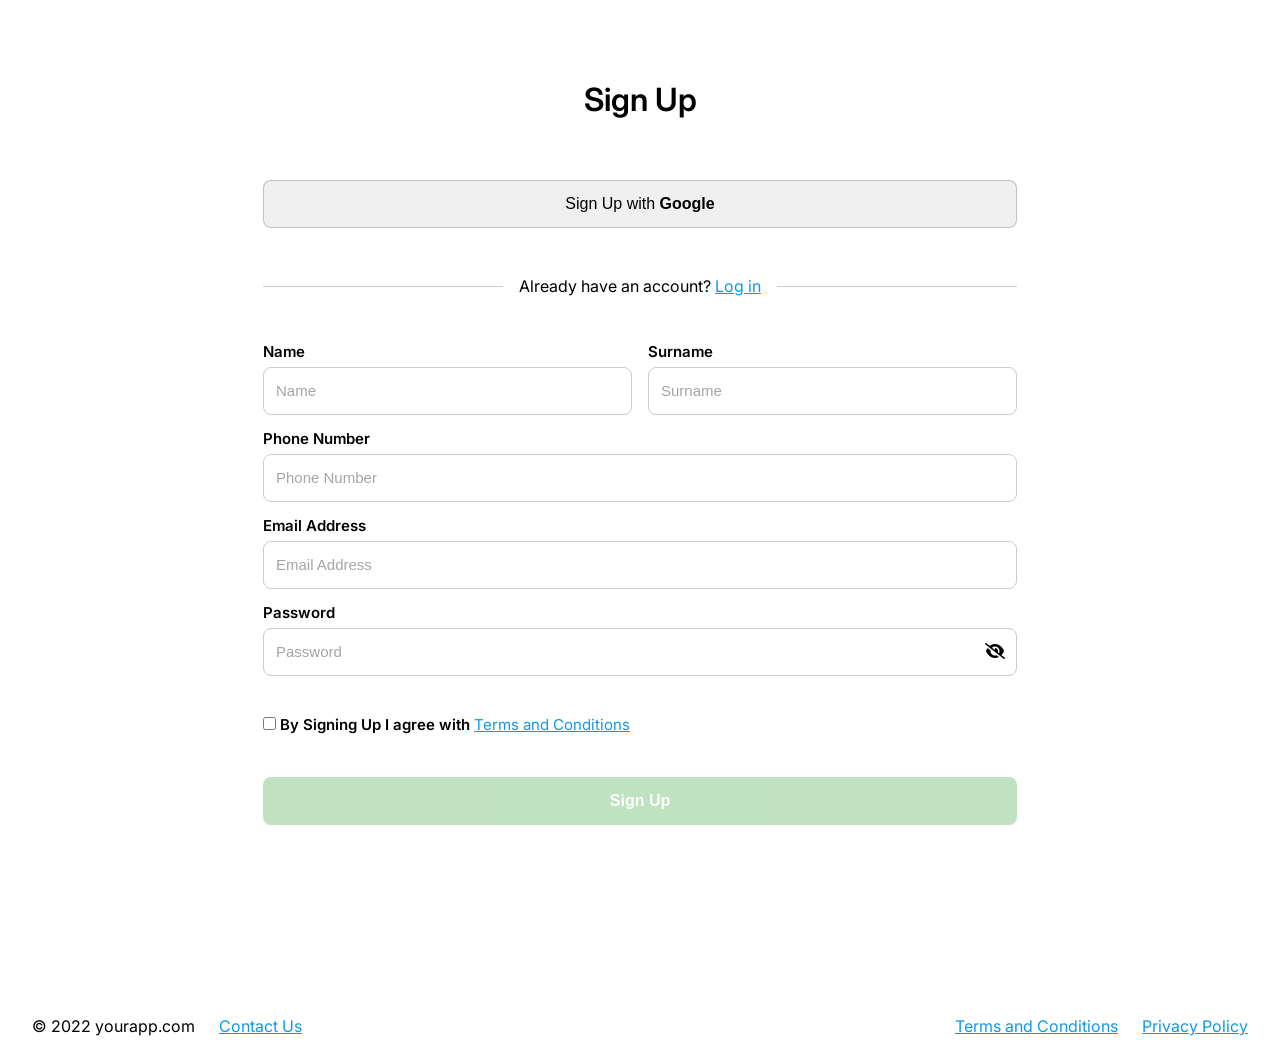
<file: index.html>
<!DOCTYPE html>
<html lang="en">
<head>
  <meta charset="UTF-8" />
  <meta name="viewport" content="width=device-width, initial-scale=1.0" />
  <title>Authorization</title>
  <link href="https://fonts.googleapis.com/css2?family=Inter:wght@400;600&display=swap" rel="stylesheet" />
  <link rel="stylesheet" href="style.css" />
  <link rel="stylesheet" href="https://cdnjs.cloudflare.com/ajax/libs/font-awesome/6.5.1/css/all.min.css" />
</head>
<body>
  <div class="sign-up-container">

    <!-- Sign Up -->
    <div class="sign-up" id="signUpSection">
      <h1>Sign Up</h1>
      <button class="google-btn">Sign Up with <span>Google</span></button>

      <div class="divider">
        <hr />
        <span>Already have an account? <a href="#" id="showLogin" class="Login">Log in</a></span>
        <hr />
      </div>

      <form class="sign-up-form" id="signupForm">
        <div class="form-row">
          <div class="form-group">
            <label for="Name">Name</label>
            <input type="text" id="Name" placeholder="Name" />
          </div>
          <div class="form-group">
            <label for="Surname">Surname</label>
            <input type="text" id="Surname" placeholder="Surname" />
          </div>
        </div>

        <div class="form-group">
          <label for="Phone">Phone Number</label>
          <input type="text" id="Phone" placeholder="Phone Number" />
        </div>

        <div class="form-group">
          <label for="email">Email Address</label>
          <input type="email" id="email" placeholder="Email Address" />
        </div>

        <div class="form-group password-group">
          <label for="password">Password</label>
          <input type="password" id="password" placeholder="Password" />
          <span class="eye-icon"><i class="fa-solid fa-eye-slash"></i></i></span>
        </div>

        <div class="terms">
          <input type="checkbox" id="terms" />
          <label for="terms">
            By Signing Up I agree with <a href="#">Terms and Conditions</a>
          </label>
        </div>

        <button type="submit" class="submit-btn" id="signupBtn" disabled>Sign Up</button>
      </form>
    </div>

    <!-- Login -->
    <div class="sign-up" id="loginSection" style="display:none;">
      <h1>Sign In</h1>
      <button class="google-btn">Sign In with <span>Google</span></button>

      <div class="divider">
        <hr />
        <span>Don’t have an account? <a href="#" id="showSignup" class="Login">Sign Up</a></span>
        <hr />
      </div>

      <form class="sign-up-form" id="loginForm">
        <div class="form-group">
          <label for="loginEmail">Email Address</label>
          <input type="email" id="loginEmail" placeholder="Email Address" />
        </div>

        <div class="form-group password-group">
          <label for="loginPassword">Password 
            <a href="#" style="float:right; font-weight:400; color: #1097EB">Forgot Password?</a>
          </label>
          <input type="password" id="loginPassword" placeholder="Password" />
          <span class="eye-icon"><i class="fa-solid fa-eye-slash"></i></span>
        </div>

        <button type="submit" class="submit-btn">Log In</button>
      </form>
    </div>
  </div>

  <footer>
    <div class="left">
      <p>© 2022 yourapp.com</p>
      <a href="#">Contact Us</a>
    </div>
    <div class="right">
      <a href="#">Terms and Conditions</a>
      <a href="#">Privacy Policy</a>
    </div>
  </footer>

  <script src="script.js"></script>
</body>
</html>
</file>
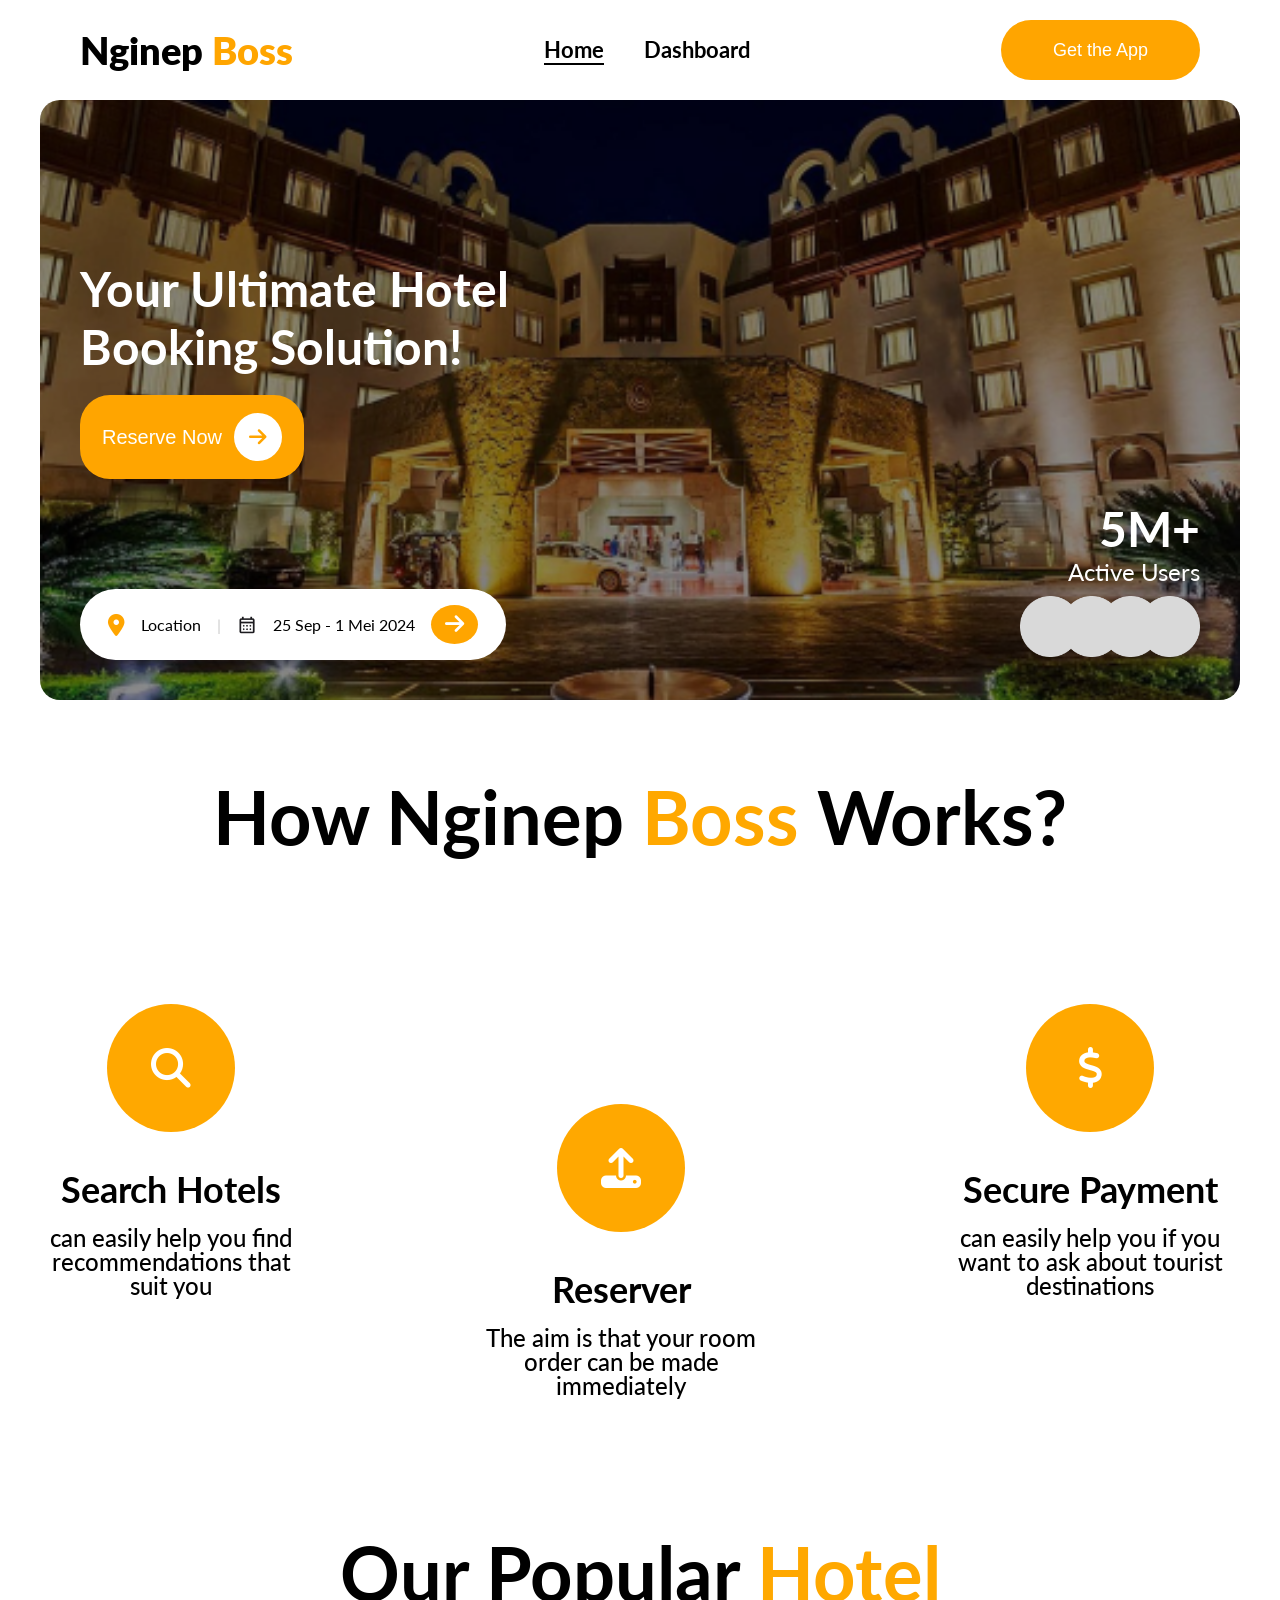
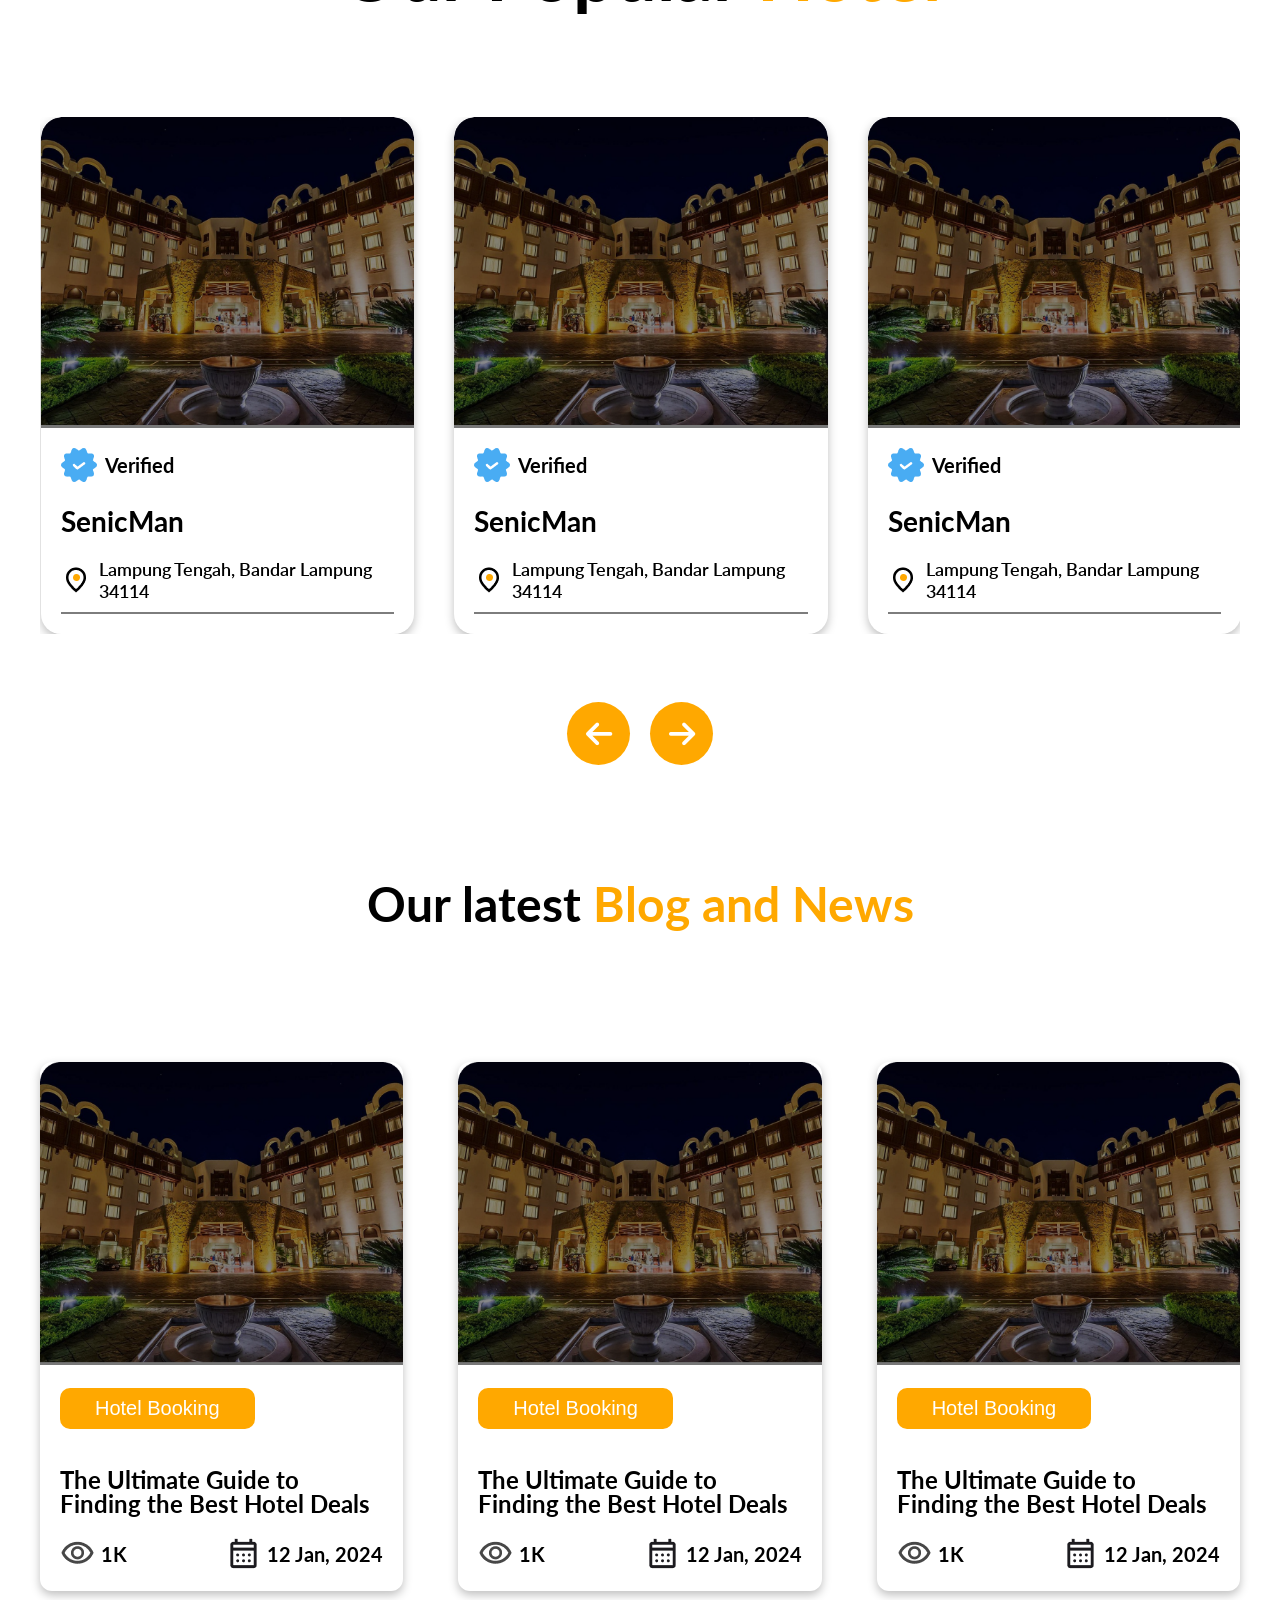
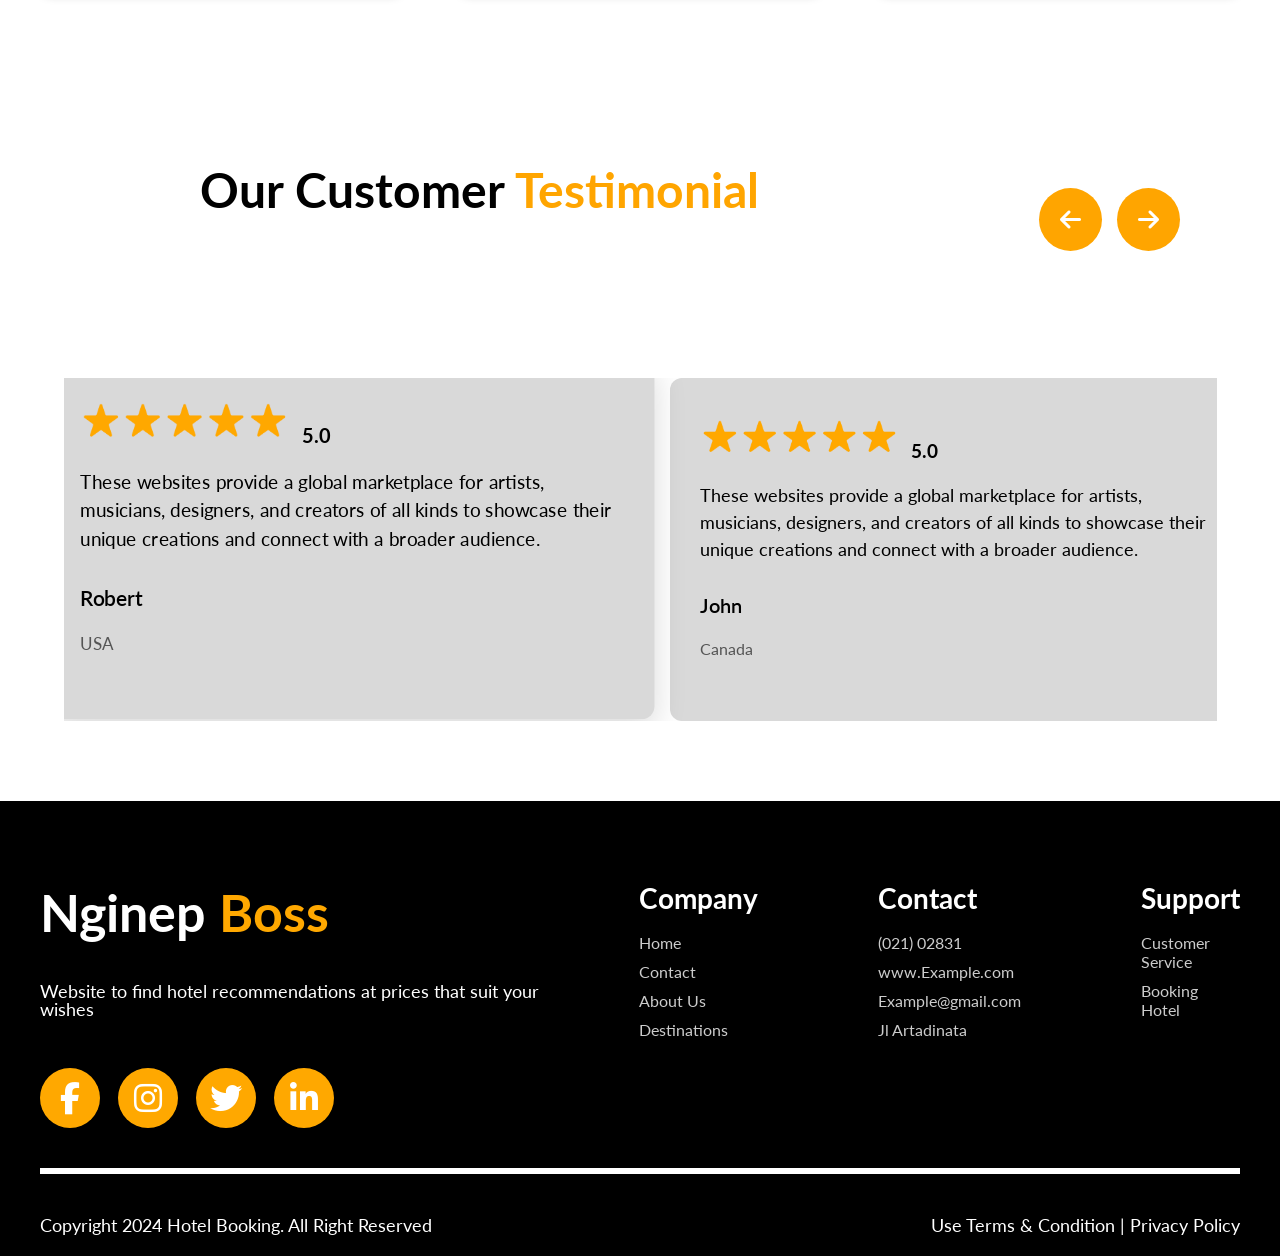
<file: home.html>
<!DOCTYPE html>
<html lang="en">
  <head>
    <meta charset="UTF-8" />
    <meta name="viewport" content="width=device-width, initial-scale=1.0" />
    <link
      href="https://fonts.googleapis.com/css2?family=Lato:wght@400;600&display=swap"
      rel="stylesheet"
    />
    <link
      rel="stylesheet"
      href="https://cdnjs.cloudflare.com/ajax/libs/font-awesome/6.5.1/css/all.min.css"
    />
    <title>Home Page</title>
    <link rel="stylesheet" href="home.css" />
  </head>

  <body>
    
<div class="page-container">

  <!-- Navbar -->
  <header class="navbar">
    <div class="nav-container">
      <h2 class="logo">Nginep <span>Boss</span></h2>
      <nav class="nav-links">
        <a href="home.html" class="active" id="homeLink">Home</a>
        <a href="#" id="dashboardLink">Dashboard</a>
      </nav>
      <button class="app-btn">Get the App</button>
    </div>
  </header>

  <!-- Home Section -->
  <section class="home">
    <div class="hero-bg">
      <!-- Left content -->
      <div class="hero-left">
        <h1>Your Ultimate Hotel Booking Solution!</h1>
        <button class="reserve-btn">
          Reserve Now
          <span class="arrow-circle">
            <i class="fa-solid fa-arrow-right"></i>
          </span>
        </button>
      </div>

      <!-- Right bottom content -->
      <div class="hero-right">
        <p class="active-users">5M+<span>Active Users</span></p>
        <img src="Group 5.png" alt="Users">
      </div>

      <!-- Booking bar -->
      

         <div class="booking-bar">
        <i class="fa-solid fa-location-dot"></i>
        <span>Location</span>
        <span class="divider">|</span>
        <img src="calendar_month.png" alt="Calendar" class="calendar-icon">
        <span>25 Sep - 1 Mei 2024</span>
        <button class="arrow-btn"><i class="fa-solid fa-arrow-right"></i></button>
        </div>
    

     

    </div>
  </section>

</div>


<!-- Work Section -->

    <section>

      <div class="container">
        <div class="content">
          <h2>How Nginep <span>Boss</span> Works?</h2>
          <div class="work-container">
            <div class="work">
              <div class="icon-circle">
                <i class="fa-solid fa-magnifying-glass"></i>
              </div>
              <h3>Search Hotels</h3>
              <p>can easily help you find recommendations that suit you</p>
            </div>

            <div class="work center-work">
              <div class="icon-circle"><i class="fas fa-upload"> </i></div>
              <h3>Reserver</h3>
              <p>The aim is that your room order can be made immediately</p>
            </div>

            <div class="work">
              <div class="icon-circle"><i class="fas fa-dollar-sign"> </i></div>
              <h3>Secure Payment</h3>
              <p>
                can easily help you if you want to ask about tourist
                destinations
              </p>
            </div>
          </div>
        </div>
      </div>

    </section>

<!-- Popular Hotel Section -->

<section class="hotel">
  <div class="hotel-container">
    <div class="hotel-content">
      <h2>Our Popular <span>Hotel</span></h2>

      <div class="slider-wrapper">
        <div class="hotels" id="hotels">
          <!-- CARD 1 -->
          <div class="hotel-card">
            <img class="hotel-img" src="image.png" alt="Hotel image" />
            <div class="hotel-info">
              <div class="verified-badge">
                <img src="verified.png" alt="Verified icon" />
                <span>Verified</span>
              </div>
              <h4>SenicMan</h4>
              <div class="location">
                <img src="location_on.png" alt="Location" />
                <span>Lampung Tengah, Bandar Lampung 34114</span>
              </div>
              <hr />
            </div>
          </div>

          <!-- CARD 2 -->
          <div class="hotel-card">
            <img class="hotel-img" src="image.png" alt="Hotel image" />
            <div class="hotel-info">
              <div class="verified-badge">
                <img src="verified.png" alt="Verified icon" />
                <span>Verified</span>
              </div>
              <h4>SenicMan</h4>
              <div class="location">
                <img src="location_on.png" alt="Location" />
                <span>Lampung Tengah, Bandar Lampung 34114</span>
              </div>
              <hr />
            </div>
          </div>

          <!-- CARD 3 -->
          <div class="hotel-card">
            <img class="hotel-img" src="image.png" alt="Hotel image" />
            <div class="hotel-info">
              <div class="verified-badge">
                <img src="verified.png" alt="Verified icon" />
                <span>Verified</span>
              </div>
              <h4>SenicMan</h4>
              <div class="location">
                <img src="location_on.png" alt="Location" />
                <span>Lampung Tengah, Bandar Lampung 34114</span>
              </div>
              <hr />
            </div>
          </div>
        </div>
      </div>

      <div class="hotel-nav">
        <button class="arrow" id="prev"><i class="fa-solid fa-arrow-left"></i></button>
        <button class="arrow" id="next"><i class="fa-solid fa-arrow-right"></i></button>
      </div>
    </div>
  </div>
</section>
              

                 


    <!-- Blogs Section -->
     
    <!-- Blogs Section -->
<section class="blogs-and-news">
  <div class="blog-container">

    <div class="blog-content">
      <h2>Our latest <span class="yellow-text">Blog and News</span></h2>

      <div class="blog-cards">
        
        <!-- Card 1 -->
        <div class="blog-card">
          <img class="blog-img" src="image.png" alt="Hotel image" />
          <div class="blog-info">
            <button class="blog-btn">Hotel Booking</button>
            <h5>The Ultimate Guide to Finding the Best Hotel Deals</h5>
            <div class="blog-meta">
              <div class="meta-views">
                <img src="visibility.png" alt="views" />
                <span class="views-text">1K</span>
              </div>
              <div class="meta-date">
                <img src="calendar_month.png" alt="date" />
                <span class="date-text">12 Jan, 2024</span>
              </div>
            </div>
          </div>
        </div>

        <!-- Card 2 -->
        <div class="blog-card">
          <img class="blog-img" src="image.png" alt="Hotel image" />
          <div class="blog-info">
            <button class="blog-btn">Hotel Booking</button>
            <h5>The Ultimate Guide to Finding the Best Hotel Deals</h5>
            <div class="blog-meta">
              <div class="meta-views">
                <img src="visibility.png" alt="views" />
                <span class="views-text">1K</span>
              </div>
              <div class="meta-date">
                <img src="calendar_month.png" alt="date" />
                <span class="date-text">12 Jan, 2024</span>
              </div>
            </div>
          </div>
        </div>

        <!-- Card 3 -->
        <div class="blog-card">
          <img class="blog-img" src="image.png" alt="Hotel image" />
          <div class="blog-info">
            <button class="blog-btn">Hotel Booking</button>
            <h5>The Ultimate Guide to Finding the Best Hotel Deals</h5>
            <div class="blog-meta">
              <div class="meta-views">
                <img src="visibility.png" alt="views" />
                <span class="views-text">1K</span>
              </div>
              <div class="meta-date">
                <img src="calendar_month.png" alt="date" />
                <span class="date-text">12 Jan, 2024</span>
              </div>
            </div>
          </div>
        </div>

      </div>
    </div>

  </div>
</section>

<!-- Testimonial Section -->


<section class="testimonial-section">
  <div class="testimonial-wrapper">
    <!-- Header -->
    <div class="testimonial-header">
      <h3>Our Customer <span>Testimonial</span></h3>
      <div class="testimonial-arrows">
        <button id="tm-prev" ><i class="fa-solid fa-arrow-left"></i></button>
        <button id="tm-next"><i class="fa-solid fa-arrow-right"></i></button>
      </div>
    </div>

    <!-- Slider -->
    <div class="testimonial-slider">
      <div class="testimonial-track" id="tm-track">
        <div class="testimonial-card">
          <img src="5 star.png" alt="Rating">
          <span>5.0</span>
          <p>These websites provide a global marketplace for artists, musicians, designers, and creators of all kinds to showcase their unique creations and connect with a broader audience.</p>
          <h4>Robert</h4>
          <p class="country">USA</p>
        </div>
        <div class="testimonial-card">
          <img src="5 star.png" alt="Rating">
          <span>5.0</span>
          <p>These websites provide a global marketplace for artists, musicians, designers, and creators of all kinds to showcase their unique creations and connect with a broader audience.</p>
          <h4>John</h4>
          <p class="country">Canada</p>
        </div>
        <div class="testimonial-card">
          <img src="5 star.png" alt="Rating">
          <span>5.0</span>
          <p>These websites provide a global marketplace for artists, musicians, designers, and creators of all kinds to showcase their unique creations and connect with a broader audience.</p>
          <h4>Sarah</h4>
          <p class="country">UK</p>
        </div>
      </div>
    </div>
  </div>
</section>






<!-- Footer Section -->


<footer>
  <div class="footer-container">
    <div class="footer-content">

      <!-- Left -->
      <div class="footer-left">
        <h2>Nginep <span>Boss</span></h2>
        <p>Website to find hotel recommendations at prices that suit your wishes</p>
        <div class="social-icons">
          <i class="fab fa-facebook-f"></i>
          <i class="fab fa-instagram"></i>
          <i class="fab fa-twitter"></i>
          <i class="fab fa-linkedin-in"></i>
        </div>
      </div>

      <!-- Right -->
      <div class="footer-right">
        <div class="footer-columns">
          <div class="column1">
            <h2>Company</h2>
            <a href="#">Home</a>
            <a href="#">Contact</a>
            <a href="#">About Us</a>
            <a href="#">Destinations</a>
          </div>
          <div class="column2">
            <h2>Contact</h2>
            <a href="#">(021) 02831</a>
            <a href="#">www.Example.com</a>
            <a href="#">Example@gmail.com</a>
            <a href="#">Jl Artadinata</a>
          </div>
          <div class="column3">
            <h2>Support</h2>
            <a href="#">Customer Service</a>
            <a href="#">Booking Hotel</a>
          </div>
        </div>
      </div>

    </div>

    <!-- HR + Bottom text at the very end -->
    <hr>
    <div class="footer-bottom">
      <div class="bottom-left">
        <p>Copyright 2024 Hotel Booking. All Right Reserved</p>
      </div>
      <div class="bottom-right">
        <p>Use Terms & Condition | Privacy Policy</p>
      </div>
    </div>
  </div>
</footer>


    

      





    <script src="home.js"></script>
  </body>
</html>
</file>
<file: style.css>
* {
    margin: 0;
    padding: 0;
    box-sizing: border-box;
}

html, body {
    height: 100%;
}

body {
    font-family: "Inter", sans-serif;
    display: flex;
    flex-direction: column;
    align-items: center;
}

/* Main container */
.sign-up-container {
    flex: 1; /* pushes footer down */
    display: flex;
    justify-content: center;
    max-width: 1440px;
    width: 100%;
    padding-top: 84px; 
    padding-bottom: 169px; /* was margin-bottom */
}

.sign-up {
    width: 754px;
    text-align: center;
}

label {
    font-weight: 600;
    font-size: 15px;
    text-align: left;
    padding-bottom: 8px;
    line-height: 100%;
}
/* #loginSection {
  height: 960px;
} */


.form-group input::placeholder {
    font-weight: 400;
    font-size: 15px;
    font-style: normal;
    line-height: 100%;
    color: #000000; 
    opacity: 35%;
}

/* Title */
.sign-up h1 {
    font-weight: 600;
    font-size: 32px;
    line-height: 100%;
    margin-bottom: 64px;
}

/* Google button */
.google-btn {
    width: 100%;
    border-radius: 8px;
    height: 48px;
    border: 1px solid #00000033;
    cursor: pointer;
    font-weight: 500;
    font-size: 16px;
    line-height: 100%;
}

.google-btn span {
    font-weight: 700;
    font-size: 16px;
}

/* Divider */
.divider {
    display: flex;
    align-items: center;
    gap: 16px;
    margin-top: 48px;
    margin-bottom: 48px;
}

.divider hr {
    flex: 1;
    border: none;
    border-top: 1px solid #ccc;
}

.divider span {
    white-space: nowrap;
}

.divider .Login {
    color: #1097EB;
}

/* Form */
.sign-up-form {
    margin-top: 48px;
    display: flex;
    flex-direction: column;
    gap: 16px;
}

/* Name + Surname row */
.form-row {
    display: flex;
    gap: 16px;
}

.form-group {
    display: flex;
    flex-direction: column;
    flex: 1;
}

.form-group input {
    height: 48px;
    padding: 0 12px;
    border-radius: 8px;
    border: 1px solid #ccc;
    outline: none;
}

/* Password eye icon */
.password-group {
    position: relative;
}

.eye-icon {
    position: absolute;
    right: 12px;
    top: 65%;
    transform: translateY(-50%);
    cursor: pointer;
}

/* Terms */
.terms {
    font-size: 15px;
    margin-top: 23px;
    margin-bottom: 27px;
    font-weight: 400;
    text-align: left;
}

.terms a {
    color: #1097EB;
    text-decoration: underline;
    font-weight: 400;
}

/* Submit button */
.submit-btn {
    width: 100%;
    height: 48px;
    background: #0EAF52;
    font-weight: 700;
    font-size: 16px;
    line-height: 100%;
    color: white;
    border: none;
    border-radius: 8px;
    cursor: pointer;
}
.submit-btn:disabled {
    background-color: #a5d6a7; /* faded green */
    cursor: not-allowed;
    opacity: 0.7;
}

/* .submit-btn:disabled {
    background-color: #3ef36b; 
    cursor: not-allowed;
    opacity: 0.7;
} */

/* Footer */
footer {
    width: 100%;
    min-height: 64px;
    display: flex;
    justify-content: space-between;
    align-items: center;
    padding: 24px 32px;
    box-sizing: border-box;
}

footer .left {
    display: flex;
    align-items: center;
    gap: 24px;
}

footer .right {
    display: flex;
    align-items: center;
    gap: 24px;
}

footer a {
    color: #1097EB;
    text-decoration: underline;
}

/* For screens ≤ 1024px */
@media (max-width: 1024px) {
    .sign-up-container {
        padding-top: 120px;
        padding-bottom: 80px;
    }

    .sign-up {
        width: 90%;
    }

    .google-btn,
    .sign-up-form,
    .form-group input,
    .submit-btn {
        width: 100%;
    }

    footer {
        padding-left: 24px;
        padding-right: 24px;
    }
}

/* For screens ≤ 720px */
@media (max-width: 720px) {
    .sign-up-container {
        padding-top: 48px;
        padding-bottom: 48px;
    }

    .sign-up h1 {
        margin-bottom: 48px;
    }

    .divider {
        margin-top: 32px;
        margin-bottom: 32px;
    }

    footer {
        /* flex-direction: column; */
        align-items: center;
        gap: 20px;
        padding: 24px;
    }

    footer .left,
    footer .right {
        flex-direction: column;
        align-items: flex-start;
        gap: 8px;
    }
}
</file>
<file: home.css>
* {
  margin: 0;
  padding: 0;
  box-sizing: border-box;
}

body {
  font-family: 'Lato', sans-serif;
}


/* Navbar */

.page-container {
  max-width: 1440px;
  margin: 0 auto;
  padding: 0 40px;
  overflow-x: hidden; /* Prevent horizontal scroll */
}

.navbar {
  width: 100%;
  padding: 20px 0;
}
.nav-container {
  margin: 0 auto;
  display: flex;
  align-items: center;
  justify-content: space-between;
  padding: 0 40px;
  flex-wrap: wrap;
}
.logo {
  font-size: 38px;
  font-weight: 800;
}
.logo span {
  color: orange;
}
.nav-links {
  display: flex;
  gap: 40px;
}
.nav-links a {
  text-decoration: none;
  color: black;
  font-weight: 700;
  font-size: 22px;
}
.nav-links a.active {
  border-bottom: 2px solid black;
}
.app-btn {
  background: orange;
  color: white;
  border: none;
  font-size: 18px;
  padding: 20px 52px 19px 52px;
  border-radius: 30px;
  cursor: pointer;
}

/* Home Section */
.hero-bg {
  background: url('image.png') center/cover no-repeat;
  border-radius: 20px;
  height: 600px;
  position: relative;
  padding: 40px;
  color: white;
  display: flex;
  flex-direction: column;
  justify-content: space-between;
  overflow: hidden;
}

.hero-left {
  max-width: 500px;
}
.hero-left h1 {
  font-size: 48px;
  line-height: 1.2;
  padding-top: 120px;
  font-weight: 700;
}
.reserve-btn {
  background: orange;
  color: white;
  border: none;
  display: flex;
  align-items: center;
  padding: 18px 22px;
  border-radius: 30px;
  margin-top: 20px;
  cursor: pointer;
  font-size: 20px;
  gap: 12px;
} 

.reserve-btn .arrow-circle {
  height: 48px;
  width: 48px;
  background: white;
  color: orange;
  border-radius: 50%;
  display: flex;
  align-items: center;
  justify-content: center;
  font-size: 20px;
}



/* Right Active Users Card */
.hero-right {
  position: absolute;
  top: 400px;
  right: 40px;
  text-align: right;
}
.hero-right .active-users {
  font-weight: 700;
  font-size: 48px;
  line-height: 1.2;
}
.hero-right .active-users span {
  font-size: 24px;
  display: block;
  font-weight: 400;
}
.hero-right img {
  max-width: 180px;
  height: auto;
  margin-top: 10px;
}

/* Booking Bar */
 
.booking-bar {
  position: absolute;
  left: 40px;
  bottom: 40px;
  background: white;
  display: flex;
  align-items: center;
  gap: 16px;
  padding: 16px 28px;
  border-radius: 50px;
  box-shadow: 0 4px 20px rgba(0,0,0,0.1);
  color: black;
  flex-wrap: wrap;
}
.booking-bar i {
  font-size: 22px;
  color: orange;
}
.divider {
  color: #ccc;
}
.calendar-icon {
  height: 20px;
}
.arrow-btn {
  background: orange;
  color: white;
  padding: 8px 14px;
  border: none;
  border-radius: 50%;
  cursor: pointer;
  font-size: 16px;
  outline: none;
}
.arrow-btn i {
  color: white;
} 

/* Responsive Styles */
@media (max-width: 1024px) {
  .hero-bg {
    height: auto;
    padding: 30px;
  }
  .hero-left h1 {
    font-size: 36px;
    padding-top: 80px;
  }
  .hero-right {
    position: static;
    margin-top: 20px;
    text-align: left;
  }
  .hero-right img {
    max-width: 150px;
  }
  .booking-bar {
    position: static;
    margin-top: 20px;
  }
}

@media (max-width: 768px) {
  .nav-container {
    flex-direction: column;
    gap: 15px;
  }
  .hero-left h1 {
    font-size: 28px;
    padding-top: 40px;
  }
  .hero-right {
    text-align: center;
  }
  .hero-right img {
    max-width: 120px;
  }
  .booking-bar {
    flex-direction: column;
    align-items: flex-start;
    border-radius: 20px;
    padding: 20px;
  }
}

@media (max-width: 480px) {
  .hero-left h1 {
    font-size: 22px;
  }
  .reserve-btn {
    font-size: 16px;
    padding: 12px 16px;
  }
  .hero-right img {
    max-width: 100px;
  }
}

 

/* --------------------------- How this works Section -------------------------- */

section {
  width: 100%;
}

.container {
  width: 100%;
  max-width: 1440px;
  margin: 0 auto;
}

.content {
  display: flex;
  justify-content: center;
  align-items: center;
  flex-direction: column;
  padding: 80px 40px;
}

.content h2 {
  font-weight: 700;
  font-size: 74px;
  line-height: 100%;
}

.content h2 span {
  color: #FFA800;
}

.work-container {
  max-width: 100%;
  display: flex;
  justify-content: center;
  gap: 180px;
  text-align: center;
  padding: 20 40px;
}

.work {
  display: flex;
  flex-direction: column;
  align-items: center;
  max-width: 300px;
  margin-top: 150px;
}

.work h3 {
  font-weight: 700;
  font-size: 36px;
  line-height: 120%;
  margin-top: 36px;
}

.work p {
  font-weight: 500;
  font-size: 24px;
  line-height: 100%;
  padding-top: 15px;
}

.icon-circle {
  background-color: #FFA800;
  color: white;
  border-radius: 50%;
  width: 128px;
  height: 128px;
  display: flex;
  justify-content: center;
  align-items: center;
}

.icon-circle i {
  font-size: 40px;
}

.center-work {
  margin-top: 250px;
}


@media (max-width: 1024px) {
  .content {
    padding: 80px 20px; 
    text-align: center;
  }

  .content h2 {
    font-size: 58px;
  }

  .work-container {
    display: flex;
    flex-wrap: wrap;           
    justify-content: center;
    gap: 40px;
    padding: 0;               
  }
    
  .work {
    max-width: calc(50% - 40px);
    margin-top: 80px;
  }

  .work p {
    font-size: 20px;
    line-height: 100%;
  }
  .center-work {
    margin-top: 80px;
  }
}

/*  720px BREAKPOINT     */

@media (max-width: 720px) {
  .content {
    padding: 60px 20px;
  }

  .content h2 {
    font-size: 42px;
    line-height: 110%;
  }

  .work-container {
    flex-direction: column;
    align-items: center;
    gap: 60px;
    padding: 0;
  }

  .work {
    flex: none;
    max-width: 90%;
    margin-top: 40px;
  }

  .icon-circle {
    width: 96px;
    height: 96px;
  }

  .icon-circle i {
    font-size: 28px;
  }

  .work h3 {
    font-size: 24px;
    margin-top: 20px;
  }

  .work p {
    font-size: 24px;
    line-height: 100%;
  }

  .center-work {
    margin-top: 40px;
  }
}




/* ------------------------------ Popular Hotel  --------------------- */

.hotel {
  width: 100%;
  margin: 0 auto;
}
.hotel-container {
  max-width: 1440px;
  margin: 0 auto;
  padding: 0 20px;
}
.hotel-content {
  padding: 50px 20px;
  display: flex;
  flex-direction: column;
  align-items: center;
}
.hotel-content h2 {
  font-size: 74px;
  font-weight: 700;
  text-align: center;
  margin-bottom: 100px;
}
.hotel-content h2 span {
  color: #FFA800;
}
.slider-wrapper {
  overflow: hidden;
  width: 100%;
}
.hotels {
  display: flex;
  transition: transform 0.4s ease;
 
}

.hotel-card {
  flex: 0 0 calc((100% - 80px) / 3);
   border-radius: 20px;
  overflow: hidden;
  box-shadow: 0 4px 10px rgba(0,0,0,0.25);
  background: none;
  margin-right: 40px;
}

.hotel-img {
  display: block;
  width: 100%;
  border-top-left-radius: 20px;
  border-top-right-radius: 20px;
}


.hotel-card:last-child {
  margin-right: 0;
}
.hotel-img {
  width: 100%;
  height: auto;
}
.hotel-info {
  padding: 20px;
  border-radius: 20px;
}
.verified-badge {
  display: flex;
  align-items: center;
  gap: 8px;
}
.verified-badge img {
  width: 36px;
  height: 34px;
}
.verified-badge span {
  font-size: 20px;
  font-weight: 700;
}
.hotel-info h4 {
  font-size: 28px;
  font-weight: 700;
  margin: 0;
  padding: 22px 0 20px 0;
}
.location {
  display: flex;
  align-items: center;
  gap: 8px;
}
.location img {
  width: 30px;
  height: 30px;
}
.location span {
  font-size: 18px;
  font-weight: 600;
}
.hotel-info hr {
  border: none;
  border-top: 2px solid #000;
  opacity: 0.51;
  margin-top: 10px;
}
.hotel-nav {
  margin-top: 68px;
  display: flex;
  gap: 20px;
}
.arrow {
  width: 63px;
  height: 63px;
  border-radius: 50%;
  border: none;
  background-color: #FFA800;
  color: white;
  display: flex;
  justify-content: center;
  align-items: center;
  font-size: 30px;
  cursor: pointer;
  transition: background-color 0.2s ease;
}


/* Tablet view (2 cards) */
@media (max-width: 1024px) {
  .hotel-card {
    flex: 0 0 calc((100% - 40px) / 2);
    margin-right: 40px;
  }
}
/* Mobile view (1 card) */
@media (max-width: 768px) {
  .hotel-card {
    flex: 0 0 100%;
    margin-right: 0;
  }
  .hotel-content h2 {
    font-size: 36px;
    margin-bottom: 60px;
  }
}







/* ----------------------- Blogs And News Section  ----------------------- */


.blogs-and-news {
  width: 100%;
  padding: 60px 40px;
}

.blog-container {
  max-width: 1440px;
  margin: 0 auto;
}

.blog-content {
  display: flex;
  flex-direction: column;
  justify-content: center;
  align-items: center;
  margin-bottom: 30px;
}

.blog-content h2 {
  font-weight: 700;
  font-size: 48px;
  text-align: center;
  margin-bottom: 40px;
}

.yellow-text {
  color: #FFA800;
}
/* .blog-content span {
  color: #FFA800;
} */

.blog-cards {

  display: flex;
  justify-content: center;
  gap: 55px; 
  width: 100%;
  margin-top: 90px;
}

.blog-card {
  border-radius: 12px;
  box-shadow: 0 4px 10px rgba(0,0,0, 25%);
  transition: transform 0.3s ease;
}

.blog-img {
  width: 100%;
}

.blog-info {
  padding: 20px;
}

.blog-btn {
  background-color: #FFA800;
  color: #fff;
  border: none;
  padding: 9px 35px;
  font-size: 20px;
  border-radius: 10px;
  cursor: pointer;
  margin-bottom: 39px;
}

.blog-info h5 {
  font-weight: 700;
  font-size: 24px;
  margin-bottom: 20px;
  line-height: 100%;
}

.blog-meta {
  display: flex;
  justify-content: space-between;
  align-items: center;
}

.meta-views,
.meta-date {
  display: flex;
  align-items: center;
  gap: 6px;
}

.views-text {
  font-size: 20px;
  font-weight: 700;
}

.date-text {
  font-size: 20px;
  font-weight: 700;
}

.meta-views img,
.meta-date img {
  width: 35px;
  height: 35px;
}

/* Tablet Landscape (1024px) */

@media (max-width: 1024px) {
  .blogs-and-news {
    padding: 50px 30px;
  }

  .blog-content h2 {
    font-size: 40px;
    margin-bottom: 30px;
  }

  .blog-cards {
    gap: 35px; /* Reduce gap between cards */
    margin-top: 60px;
    flex-wrap: wrap; /* Allow wrapping */
  }

  .blog-card {
    flex: 1 1 calc(50% - 35px); /* 2 cards per row */
    max-width: calc(50% - 35px);
  }

  .blog-btn {
    font-size: 18px;
    padding: 8px 28px;
  }

  .blog-info h5 {
    font-size: 10px;
  }

  .views-text,
  .date-text {
    font-size: 18px;
  }

  .meta-views img,
  .meta-date img {
    width: 30px;
    height: 30px;
  }
}


/* Tablet Portrait (768px) */

@media (max-width: 768px) {
  .blogs-and-news {
    padding: 40px 20px;
  }

  .blog-content h2 {
    font-size: 36px;
  }

  .blog-cards {
    gap: 25px;
    margin-top: 50px;
  }

  .blog-card {
    flex: 1 1 100%; 
    max-width: 100%;
  }

  .blog-btn {
    font-size: 16px;
    padding: 7px 24px;
  }

  .blog-info h5 {
    font-size: 20px;
  }

  .views-text,
  .date-text {
    font-size: 16px;
  }

  .meta-views img,
  .meta-date img {
    width: 28px;
    height: 28px;
  }
}


/* ------------------------Testimonial Section --------------- */


.testimonial-section {
  width: 100%;
  max-width: 1440px;
  margin: 0 auto;
  padding: 80px 0;
}

.testimonial-wrapper {
  display: flex;
  flex-direction: column;
  gap: 100px;
}

/* Header */
.testimonial-header {
  display: flex;
  justify-content: space-between;
  align-items: center;
  padding: 0 100px;
  flex-wrap: wrap;
}

.testimonial-header h3 {
  font-weight: 700;
  font-size: 48px;
  margin-bottom: 60px;
  margin-left: 100px;
}
.testimonial-header h3 span {
  color: orange;
}

.testimonial-arrows {
  display: flex;
  gap: 15px;
}
.testimonial-arrows button {
  background: orange;
  border: none;
  color: white;
  width: 63px;
  height: 63px;
  font-size: 24px;
  border-radius: 50%;
  cursor: pointer;
}

@media (max-width: 1024px) {
  .testimonial-slider {
    max-width: 100%;
    padding: 0 20px; /* small side space */
  }
  .testimonial-card {
    flex: 0 0 100%;
  }
  .testimonial-header {
    padding: 0 20px;
  }
  .testimonial-header h3 {
    font-size: 32px;
    margin-left: 0;
    margin-bottom: 20px;
  }
  .testimonial-arrows button {
    width: 50px;
    height: 50px;
    font-size: 18px;
  }
}

/* Mobile: same as tablet */
@media (max-width: 768px) {
  .testimonial-card {
    flex: 0 0 100%;
  }
  .testimonial-header {
    flex-direction: column;
    align-items: flex-start;
    gap: 10px;
  }
  .testimonial-header h3 {
    font-size: 28px;
    margin-bottom: 10px;
  }
}


/* Slider Container */

.testimonial-slider {
  overflow: hidden;
  max-width: 1153px;
  margin: 0 auto;
}

/* Track */
.testimonial-track {
  display: flex;
  gap: 30px; 
  transition: transform 0.6s ease;
}

/* Cards */
.testimonial-card {
  flex: 0 0 calc(100% / 2); 
  padding: 40px 30px;
  border-radius: 12px;
  transition: transform 0.4s ease, box-shadow 0.4s ease;
  background: #D9D9D9;
}
.testimonial-card.active {
  transform: scale(1.05) translateY(-10px);
  box-shadow: 0 10px 30px rgba(0, 0, 0, 0.15);
  opacity: 1;
}

.testimonial-card img {
  height: 40px;
}
.testimonial-card span {
  font-weight: bold;
  font-size: 1.2rem;
  margin-left: 8px;
}
.testimonial-card p {
  font-size: 18px;
  margin: 20px 0;
  line-height: 1.5;
}
.testimonial-card h4 {
  font-weight: 600;
  font-size: 20px;
  margin-top: 30px;
  margin-bottom: 4px;
}
.testimonial-card .country {
  font-size: 16px;
  color: #555;
}



@media (max-width: 1024px) {
  .testimonial-slider {
    max-width: 100%;
    padding: 0 20px; 
  }
  .testimonial-card {
    flex: 0 0 100%;
  }
}

/* Mobile: same as tablet */
@media (max-width: 768px) {
  .testimonial-card {
    flex: 0 0 100%;
  }
}



/* ------------------- Footer Section  ------------------------ */

footer {
  width: 100%;
  background-color: black;
  color: white;
}

.footer-container {
  max-width: 1440px;
  margin: 0 auto;
}

.footer-content {
  padding: 20px 40px;
  display: flex;
  gap: 40px;
  padding-top: 80px;
}


/* Left Section */
.footer-left {
  flex: 1;
}

.footer-left h2 {
  font-size: 52px;
  font-weight: 700;
  margin-bottom: 39px;
}

.footer-left span {
  color: #FFA800;
}

.footer-left p {
  font-weight: 400;
  font-size: 18px;
  line-height: 100%;
  margin-bottom: 50px;
  color: #FFFFFF;
}

.social-icons {
  display: flex;
  gap: 18px;
}

.social-icons i {
  background-color: #FFA800;
  color: white;
  /* padding: 10px; */
  border-radius: 50%;
  font-size: 32px;
  width: 60px;
  height: 60px;
  display: flex;
  align-items: center;
  justify-content: center;
}

.social-icons i:hover {
  background-color: black;
}

/* Right Section */
.footer-right {
  flex:1 ;
}

.footer-columns {
  display: flex;
  /* justify-content: space-between; */
  gap: 120px;
  margin-left: 20px;
}

.footer-columns div {
  display: flex;
  flex-direction: column;
  gap: 10px;
}

.footer-columns h2 {
  font-size: 28px;
  font-weight: 700;
  margin-bottom: 8px;
}

.footer-columns a {
  text-decoration: none;
  color: #ccc;
  font-size: 16px;
  transition: color 0.3s ease;
}

.footer-columns a:hover {
  color: #FFA800;
}

/* HR line */
footer hr {
  border: none;
  border-top: 6px solid white;
  margin: 20px 40px;
}

/* Bottom text at the very end */
.footer-bottom {
  display: flex;
  justify-content: space-between;
  padding: 20px 40px;
  font-size: 12px;
  color: #FFFFFF;
  flex-wrap: wrap;
}

.footer-bottom p {
  margin: 0;
  font-weight: 400;
  font-size: 18px;
}


/* Responsive Styles */
@media (max-width: 1024px) {
  .footer-content {
    flex-direction: column;
    gap: 60px;
    padding-top: 60px;
  }

  .footer-columns {
    gap: 60px;
    margin-left: 0;
  }
}

@media (max-width: 768px) {
  .footer-content {
    padding: 20px;
  }

  .footer-columns {
    flex-direction: column;
    gap: 40px;
  }

  .footer-left h2 {
    font-size: 40px;
  }

  .footer-left p {
    font-size: 16px;
  }

  .footer-columns h2 {
    font-size: 24px;
  }
}

@media (max-width: 480px) {
  .social-icons {
    gap: 12px;
  }

  .social-icons i {
    width: 50px;
    height: 50px;
    font-size: 26px;
  }

  .footer-bottom {
    flex-direction: column;
    gap: 12px;
    text-align: center;
    padding: 20px;
  }

  footer hr {
    margin: 20px;
  }
}
</file>
